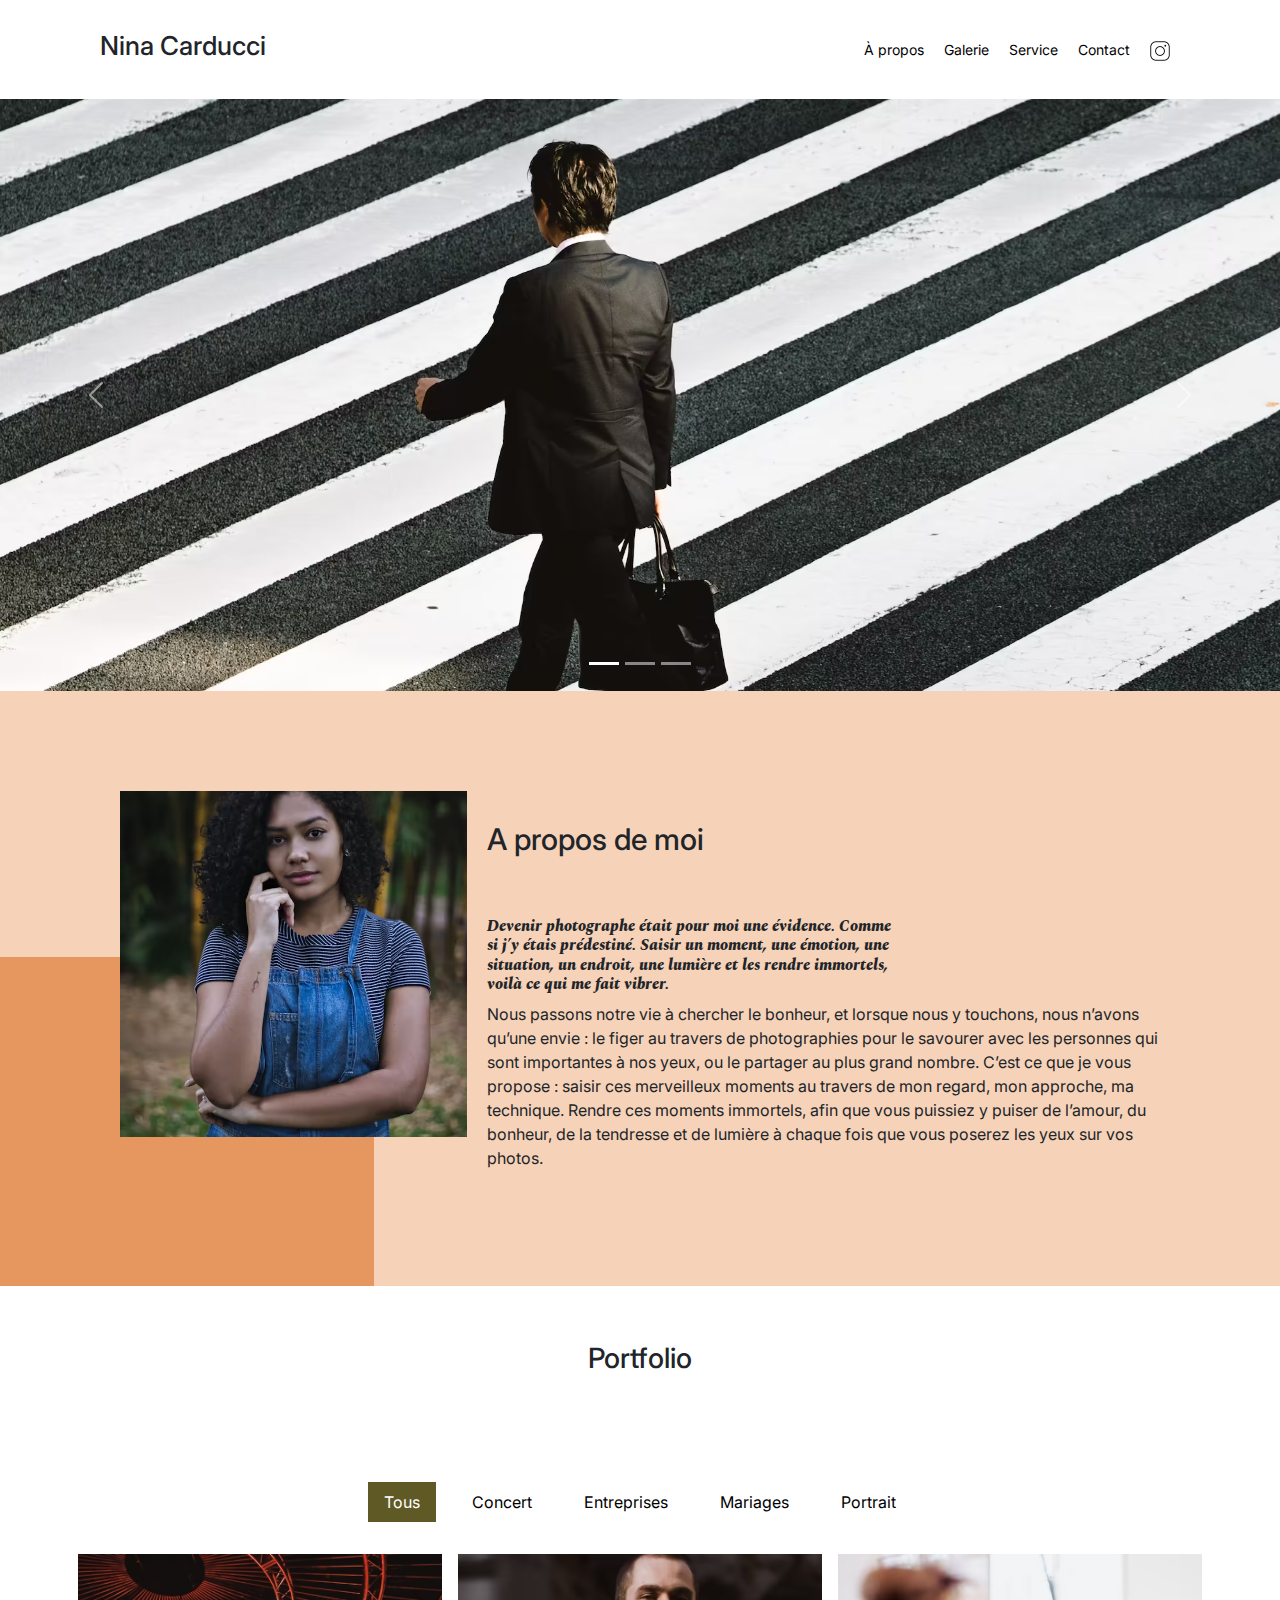
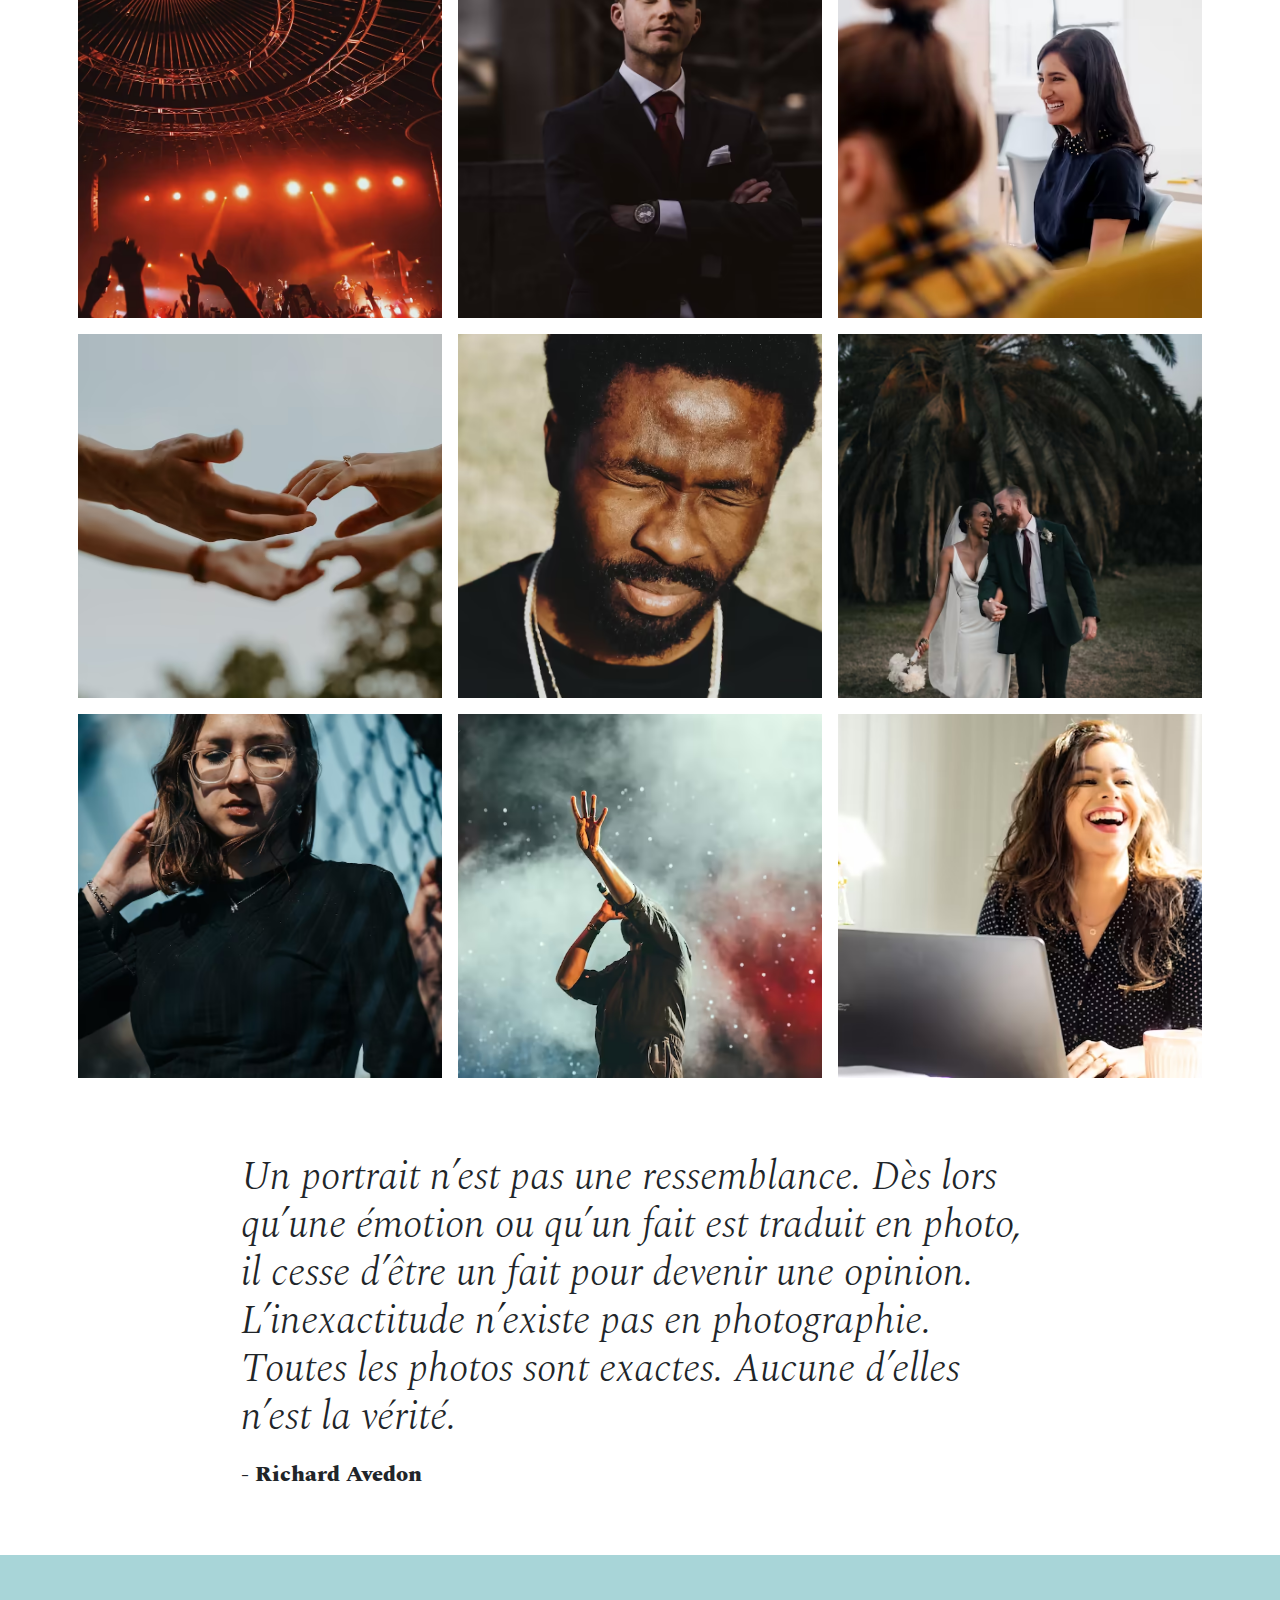
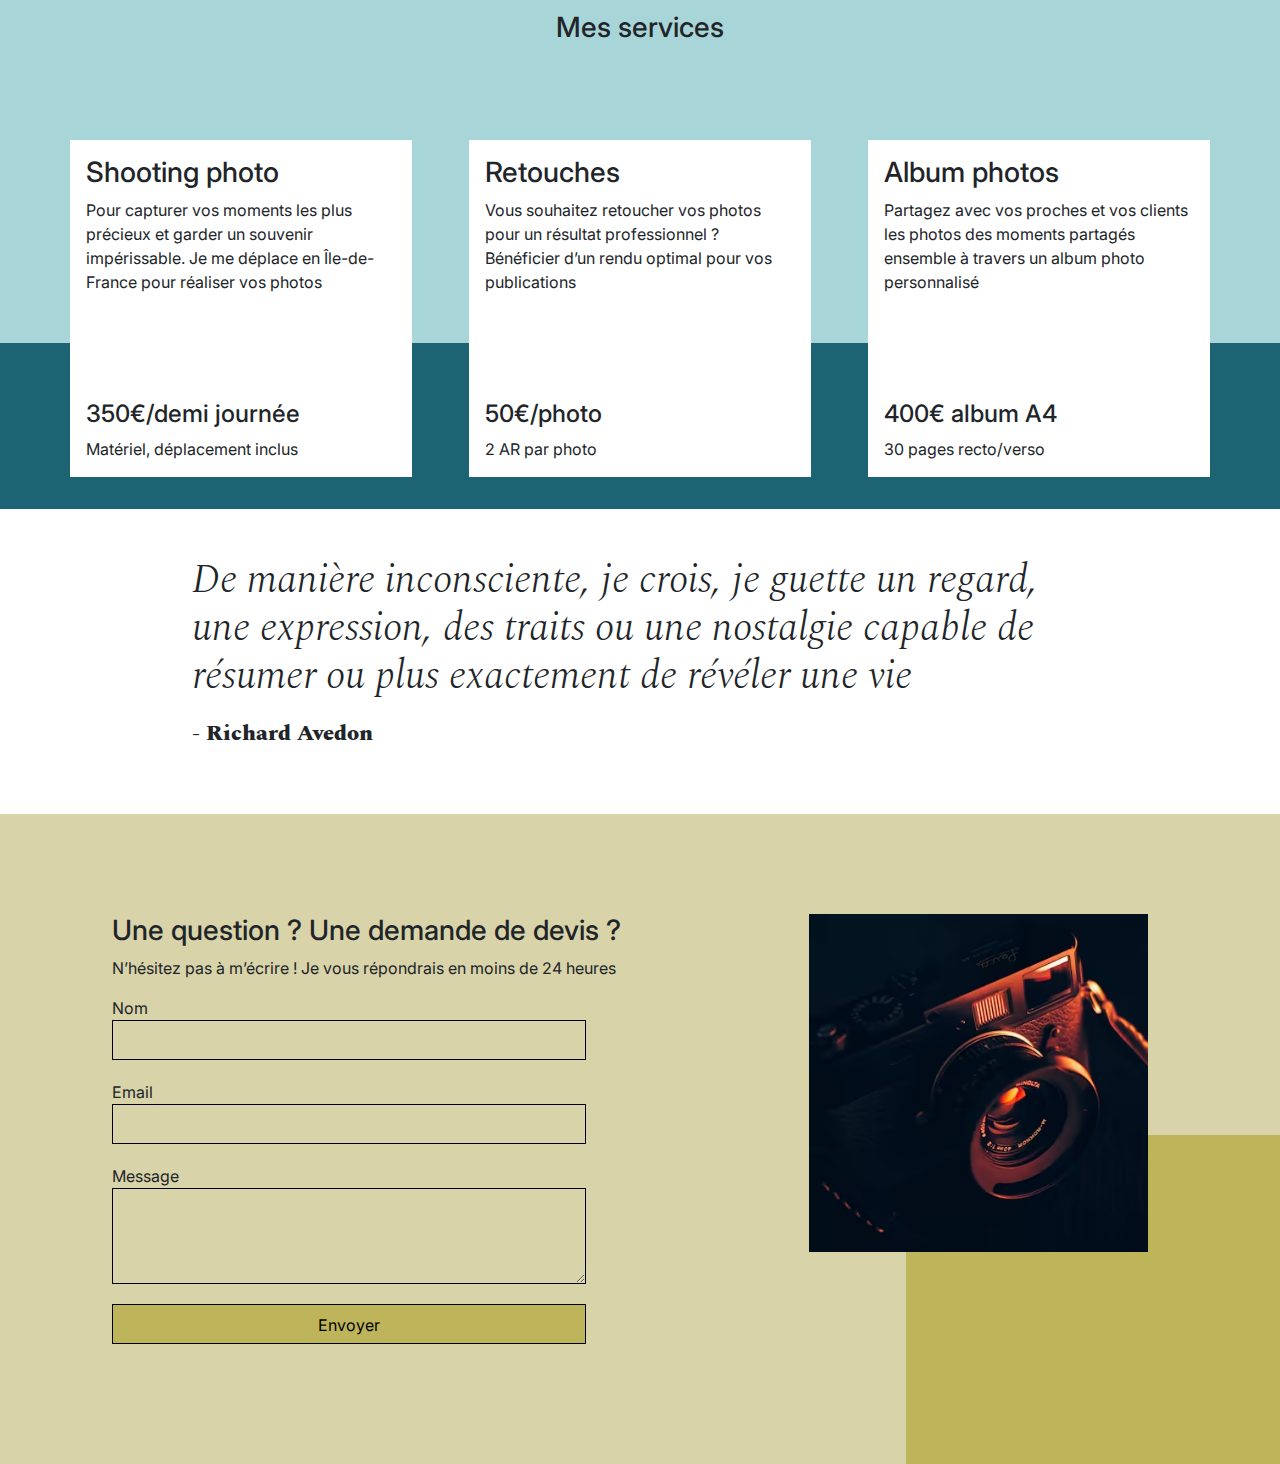
<file: index.html>
<!DOCTYPE html>
<html lang="fr">
<head>
	<meta charset="UTF-8">
	<title>Photographe pro - Shooting, retouches & albums personnalisés</title>
	<meta name="viewport" content="width=device-width, initial-scale=1.0">
	<meta name="language" content="fr-FR">
	<meta name="description" content="Photographe professionnelle proposant des shootings, des retouches et l'impression d'albums photo. Basée à Bordeaux et en Île-de-France.">
	
	<!-- Twitter card -->
	<meta name="twitter:card" content="summary_large_image" >
	<meta name="twitter:title" content="Nina Carducci - Photographe Professionnelle" >
	<meta name="twitter:description" content="Photographe professionnelle proposant des shootings photo, des retouches et l'impression d'albums photos. Travail à Bordeaux et en Île-de-France." >
	<meta name="twitter:image" content="https://simongallien.github.io/OC_Projet_4/assets/images/nina_twitter_card.jpg" >
	<meta name="twitter:url" content="https://simongallien.github.io/OC_Projet_4/" >
	<!-- End of twitter card -->

	<!-- Open Graph -->
	<meta property="og:site_name" content="Nina Carducci - Photographe Professionnelle" >
	<meta property="og:type" content="website" >
	<meta property="og:url" content="https://simongallien.github.io/OC_Projet_4/" >
	<meta property="og:title" content="Nina Carducci - Photographe Professionnelle" >
	<meta property="og:description" content="Photographe professionnelle proposant des shootings photo, des retouches et l'impression d'albums photos. Basée à Bordeaux." >
	<meta property="og:image" content="https://simongallien.github.io/OC_Projet_4/assets/images/nina_twitter_card.jpg" >
	<!-- End of Open Graph -->

	<script type="application/ld+json">
		{
			"@context": "https://schema.org",
			"@type": "LocalBusiness",
			"address": {
				"@type": "PostalAddress",
				"addressLocality": "Bordeaux",
				"addressRegion": "Occitanie",
				"postalCode": "33200",
				"streetAddress": "68 Avenue Alsace Lorraine"
			  },
			"name": "Nina Carducci",
			"description": "Photographe professionnelle proposant des shootings photo, des retouches et l'impression d'albums photos. Travail à Bordeaux et en Île-de-France.",
			"openingHours": "Mo,Tu,We,Th,Fr 10:00-19:00",
			"telephone": "+33556677889"
		}
	</script>

	<link rel="stylesheet" href="./assets/bootstrap/minify/bootstrap.min.css">
	<link rel="stylesheet" href="./assets/css/minify/style.min.css">
	<link rel="stylesheet" href="./assets/css/minify/modal.min.css">
	<link rel="preconnect" href="https://fonts.googleapis.com">
	<link rel="preconnect" href="https://fonts.gstatic.com" crossorigin>
	<link href="https://fonts.googleapis.com/css2?family=Inter&family=Spectral:ital,wght@0,400;1,300;1,400;1,800&display=swap" rel="stylesheet">
	
	<script src="./assets/bootstrap/minify/bootstrap.bundle.min.js"></script>
	<script type="module" src="./assets/script/index/minify/index.min.js" defer></script>
	<script type="module" src="./assets/script/modal/minify/modal.min.js" defer></script>
</head>
<body>
<header class="top-header">
	<h1 class="name">Nina Carducci</h1>
	<div class="nav">   
		<ul>
			<li><a href="#about">À propos</a></li>
			<li><a href="#gallery">Galerie</a></li>
			<li><a href="#services">Service</a></li>
			<li><a href="#contact">Contact</a></li>
			<li><a class="social-link" href="https://www.instagram.com/ninacarducci.photo/?hl=fr" target="_blank"><img src="assets/images/icons/instagram.png" alt="Lien vers le compte instagram de Nina Carducci"></a></li>
		</ul>
	</div>
</header>
<div id="header">

	<div id="carouselExampleIndicators" class="carousel slide" data-bs-ride="carousel">
		<div class="carousel-indicators">
			<button type="button" data-bs-target="#carouselExampleIndicators" data-bs-slide-to="0" class="active" aria-current="true" aria-label="Slide 1"></button>
			<button type="button" data-bs-target="#carouselExampleIndicators" data-bs-slide-to="1" aria-label="Slide 2"></button>
			<button type="button" data-bs-target="#carouselExampleIndicators" data-bs-slide-to="2" aria-label="Slide 3"></button>
		</div>
		<div class="carousel-inner">
			<div class="carousel-item active">
				<img src="./assets/images/slider/ryoji-iwata-wUZjnOv7t0g-unsplash.avif" class="d-block w-100" alt="Un homme d'affaire sur un passage piéton">
			</div>
			<div class="carousel-item">
				<img src="./assets/images/slider/nicholas-green-nPz8akkUmDI-unsplash.avif" class="d-block w-100" alt="Nicholas Green lors d'un évènement">
			</div>
			<div class="carousel-item">
				<img src="./assets/images/slider/edward-cisneros-3_h6-1NPDGw-unsplash.avif" class="d-block w-100" alt="Couple s'embrassant à leur mariage">
			</div>
		</div>
		<button class="carousel-control-prev" type="button" data-bs-target="#carouselExampleIndicators" data-bs-slide="prev" aria-label="Image précédente">
			<span class="carousel-control-prev-icon" aria-hidden="true"></span>
			<span class="visually-hidden">Previous</span>
		</button>
		<button class="carousel-control-next" type="button" data-bs-target="#carouselExampleIndicators" data-bs-slide="next" aria-label="Image suivante">
			<span class="carousel-control-next-icon" aria-hidden="true"></span>
			<span class="visually-hidden">Next</span>
		</button>
	</div>
</div>
<section id="about">
	<div class="picture left">
		<img src="./assets/images/nina.avif" alt="Portrait de Nina Carducci, photographe professionnelle">
	</div>
	<article id="about-me">
		<h2 class="about-me__title">A propos de moi</h2>
		<p class="about-me__introduction">Devenir photographe était pour moi une évidence. Comme si j’y étais prédestiné. Saisir un moment, une émotion, une situation, un endroit, une lumière et les rendre immortels, voilà ce qui me fait vibrer.</p>
		<p>Nous passons notre vie à chercher le bonheur, et lorsque nous y touchons, nous n’avons qu’une envie : le figer au travers de photographies pour le savourer avec les personnes qui sont importantes à nos yeux, ou le partager au plus grand nombre.
			C’est ce que je vous propose : saisir ces merveilleux moments au travers de mon regard, mon approche, ma technique. Rendre ces moments immortels, afin que vous puissiez y puiser de l’amour, du bonheur, de la tendresse et de lumière à chaque fois que vous poserez les yeux sur vos photos.</p>
	</article>
</section>
<section id="gallery">
	<h2 class="title">Portfolio</h2>
	<div class="gallery-filters">
		<button id="0" class="gallery-button-filters active-filters">Tous</button>
		<button id="1" class="gallery-button-filters">Concert</button>
		<button id="2" class="gallery-button-filters">Entreprises</button>
		<button id="3" class="gallery-button-filters">Mariages</button>
		<button id="4" class="gallery-button-filters">Portrait</button>
	</div>
	<div class="gallery-grid">
		<a href="#modal1" class="js-modal">
			<img class="Concert" categoryId="1" src="./assets/images/gallery/concerts/aaron-paul-wnX-fXzB6Cw-unsplash.avif" alt="Photo d'ambiance lors d'un concert" aria-hidden="false">
		</a>
		<a href="#modal1" class="js-modal">
			<img class="Entreprises" categoryId="2" src="./assets/images/gallery/entreprise/ali-morshedlou-WMD64tMfc4k-unsplash.avif" alt="Portrait d'un homme d'affaire" aria-hidden="false">
		</a>
		<a href="#modal1" class="js-modal">	
			<img class="Entreprises" categoryId="2" src="./assets/images/gallery/entreprise/jason-goodman-tHO1_OuKbg0-unsplash.avif" alt="Jeune femme souriante au travail" aria-hidden="false">
		</a>
		<a href="#modal1" class="js-modal">
			<img class="Mariages" categoryId="3" src="./assets/images/gallery/mariage/hannah-busing-RvF2R_qMpRk-unsplash.avif" alt="Gros plan des mains d'un homme et d'une femme" aria-hidden="false">
		</a>
		<a href="#modal1" class="js-modal">
			<img class="Portrait" categoryId="4" src="./assets/images/gallery/portraits/ade-tunji-rVkhWWZFAtQ-unsplash.avif" alt="Photo du visage d'un homme fermant les yeux" aria-hidden="false">
		</a>
		<a href="#modal1" class="js-modal">
			<img class="Mariages" categoryId="3" src="./assets/images/gallery/mariage/jakob-owens-SiniLJkXhMc-unsplash.avif" alt="Photo de mariage" aria-hidden="false">
		</a>
		<a href="#modal1" class="js-modal">
			<img class="Portrait" categoryId="4" src="./assets/images/gallery/portraits/nino-van-prattenburg--443cl1uR_8-unsplash.avif" alt="Portrait d’une jeune femme" aria-hidden="false">
		</a>
		<a href="#modal1" class="js-modal">	
			<img class="Concert" categoryId="1" src="./assets/images/gallery/concerts/austin-neill-hgO1wFPXl3I-unsplash.avif" alt="Photo d'un chanteur lors de son concert" aria-hidden="false">
		</a>
		<a href="#modal1" class="js-modal">
			<img class="Entreprises" categoryId="2" src="./assets/images/gallery/entreprise/mateus-campos-felipe-Fsgzm8N0hIY-unsplash.avif" alt="Jeune femme s'amusant au travail" aria-hidden="false">
		</a>
	</div>
	<div class="quote">
		<figure>
			<blockquote>
				<p class="quote__text">Un portrait n’est pas une ressemblance. Dès lors qu’une émotion ou qu’un fait est traduit en photo, il cesse d’être un fait pour devenir une opinion. L’inexactitude n’existe pas en photographie. Toutes les photos sont exactes. Aucune d’elles n’est la vérité.</p>
			</blockquote>
			<figcaption class="quote__author">- Richard Avedon</figcaption>
		</figure>
	</div>
</section>
<aside id="modal1" class="modal" aria-hidden="true" role="dialog" style="display:none;">
	<div class="icone-prev js-modal-stop">
		<i class="prev-image"></i>
		 <!-- <p><</p> -->
	</div>
	<div class="modal-wrapper js-modal-stop">
		<div class="js-image">
			<!-- image chargé dynamiquement -->
		</div>
	</div>
	<div class="icone-next js-modal-stop">
		<i class="next-image"></i>
	</div>
</aside>
<section id="services">
	<h2 class="title">Mes services</h2>
	<div class="container">
		<article class="service">
			<div class="service__description">
				<h3>Shooting photo</h3>
				<p>Pour capturer vos moments les plus précieux et garder un souvenir impérissable. Je me déplace en Île-de-France pour réaliser vos photos</p>
			</div>
			<div class="service__price">
				<span class="price">350€/demi journée</span>
				<span>Matériel, déplacement inclus</span>
			</div>

		</article>
		<article class="service">
			<div class="service__description">
				<h3>Retouches</h3>
				<p>Vous souhaitez retoucher vos photos pour un résultat professionnel ? Bénéficier d’un rendu optimal pour vos publications</p>
			</div>
			<div class="service__price">
				<span class="price">50€/photo</span>
				<span>2 AR par photo</span>
			</div>
		</article>
		<article class="service">
			<div class="service__description">
				<h3>Album photos</h3>
				<p>Partagez avec vos proches et vos clients les photos des moments partagés ensemble à travers un album photo personnalisé</p>
			</div>
			<div class="service__price">
				<span class="price">400€ album A4</span>
				<span>30 pages recto/verso</span>
			</div>
		</article>
	</div>
</section>
<div class="quote">
	<figure>
		<blockquote>
			<p class="quote__text">De manière inconsciente, je crois, je guette un regard, une expression, des traits ou une nostalgie capable de résumer ou plus exactement de révéler une vie</p>
		</blockquote>
		<figcaption class="quote__author">- Richard Avedon</figcaption>
	</figure>
</div>
<footer id="contact">
	<div class="container">
		<div class="form-container">
			<h2>Une question ? Une demande de devis ?</h2>
			<p> N’hésitez pas à m’écrire ! Je vous répondrais en moins de 24 heures</p>
			<form action="#" method="get">
				<label for="nom">Nom</label>
				<input type="text" name="nom" id="nom">
				<label for="email">Email</label>
				<input type="email" name="email" id="email">
				<label for="message">Message</label>
				<textarea name="message" id="message" cols="30" rows="10"></textarea>
				<input type="submit" value="Envoyer">
			</form>
		</div>
		<div class="picture right">
			<img src="./assets/images/camera.avif" alt="Appareil photo en gros plan">
		</div>
	</div>
</footer>
</body>
</html>
</file>
<file: assets/css/minify/style.min.css>
body{max-width:1920px;margin:auto}*{font-family:'Inter';font-style:normal}.top-header{background-color:#fff;position:sticky;top:0;z-index:1000;display:flex;justify-content:space-between;padding-inline:100px;padding-block:30px;align-items:center}.top-header .name{font-size:26px}.nav ul{display:flex;list-style-type:none;font-size:14px;margin-bottom:0}.nav li{padding-inline:10px}.nav a{text-decoration:none;color:#000}.social-link img{width:20px}#about{display:flex;background-color:#F6D2B8;padding-inline:100px;padding-block:100px;position:relative}.picture.left::before{content:' ';background-color:#E5975F;width:374px;height:329px;position:absolute;bottom:0;left:0;z-index:-1}.picture{flex:1;margin:0 20px;z-index:0}.picture img{width:100%}#about-me{flex:2}.about-me__title{margin-top:1em;margin-bottom:60px;font-size:30px}.about-me__introduction{font-family:'Spectral';font-weight:800;font-style:italic;width:60%}#about-me .about-me__text{width:80%;font-size:14px}.title{text-align:center;padding-block:2em}.gallery-filters{display:flex;flex-wrap:wrap;width:100%;justify-content:center;margin:50px 0 24px 0}.gallery-button-filters{padding:8px 16px;margin:0 10px;border:none;background-color:#fff}.active-filters{color:#fff;background-color:#5F5926}#gallery{max-width:1320px;margin:auto}.gallery-grid{display:grid;grid-template-columns:1fr 1fr 1fr;grid-column-gap:0;grid-row-gap:0;padding-bottom:20px}.gallery-grid img{object-fit:cover;width:100%;aspect-ratio:1 / 1;object-fit:cover;height:auto;padding:8px}.quote{font-family:'Spectral';font-style:italic;width:70%;margin:auto;padding-block:3em}.quote__text{font-family:'Spectral';font-style:italic;font-weight:300}.quote__author{font-family:'Spectral';font-weight:800;font-size:22px}#services{margin:auto;background-color:#A8D5D8;position:relative}#services .container::before{content:' ';background-color:#1C6474;position:absolute;width:100%;height:30%;bottom:0;left:0;z-index:0}#services .container{justify-content:space-between;display:flex;padding:2em 0}.service{background-color:#fff;max-width:390px;width:30%;height:337px;padding:1em;display:flex;flex-direction:column;justify-content:space-between;z-index:1}.service__price{display:flex;flex-direction:column}#contact{margin:auto;background-color:#D8D3A8;position:relative;padding-inline:100px;padding-block:100px}#contact .container{display:flex}.picture.right::before{content:' ';background-color:#BEB45A;width:374px;height:329px;position:absolute;bottom:0;right:0;z-index:-1}.form-container{flex:2}form{display:flex;flex-direction:column;width:70%;align-items:flex-start}form input{width:100%;background-color:transparent;border:solid 1px;height:2.5em;margin-bottom:20px}form textarea{width:100%;background-color:transparent;border:solid 1px;height:5em;line-height:2.5em;font-size:1.2em;margin-bottom:20px}input[type="submit"]{background-color:#BEB45A;padding:.5em 1em}@media (max-width:1400px){#gallery{max-width:1140px}}@media (max-width:1200px){#gallery{max-width:960px}}@media all and (max-width:1180px){.picture{flex:2}#about,#contact .container{align-items:center}.about-me__title{margin-top:0;margin-bottom:1em}#about-me p{width:100%}}@media all and (max-width:1000px){#about{flex-direction:column}.picture{width:50%}.picture.left::before{width:100%;height:30%;position:absolute;bottom:auto;top:0;left:0;z-index:-1}.about-me__title{text-align:center;margin-top:1em}#services .container{flex-direction:column}.service{width:100%;max-width:100%;height:auto;margin:2em 0}.service__description{margin-bottom:1em}#services .container::before{width:30%;height:100%;bottom:0;right:0;left:auto;z-index:0}#contact .container{flex-direction:column}#contact .picture.right{margin-top:1em}.picture.right::before{width:100%;height:30%;position:absolute;bottom:0;right:0;z-index:-1}}@media (max-width:992px){#gallery{max-width:720px}}@media (max-width:768px){.gallery-grid{grid-template-columns:1fr 1fr}#gallery{max-width:540px}}@media all and (max-width:650px){.top-header{flex-direction:column;padding-inline:0}.top-header .nav,.top-header .nav ul{width:100%;padding:0 0 0 0}.top-header .nav li{flex:1;padding-block:1em;text-align:center}.picture.left::before,.picture.right::before{height:150px}#services .container{align-items:center}.service{max-width:90%}#about,#contact{padding-inline:2em;padding-block:2em}form{width:100%}.picture{width:80%}}@media (max-width:576px){.gallery-grid{width:100%;grid-template-columns:1fr}}
</file>
<file: assets/css/minify/modal.min.css>
.no-scroll{overflow:hidden}.modal{position:fixed;display:flex;align-items:center;justify-content:center;top:0;left:0;width:100%;height:100%;background:rgba(0,0,0,.5);animation:fadeIn .3s both}.modal-wrapper{overflow:auto;box-sizing:border-box;max-width:calc(100vw - 20px);max-height:calc(100vh - 20px);padding:20px;background-color:#fff;animation:slideFromTop .5s both}.modal[aria-hidden='true']{animation:fadeOut .3s both}.modal[aria-hidden='true'] .modal-wrapper,.modal[aria-hidden='true'] .icone-prev,.modal[aria-hidden='true'] .icone-next{animation:slideToBottom .5s both}.modal-wrapper img{object-fit:cover;max-width:calc(100vw - 100px);max-height:calc(100vh - 100px);width:auto;height:auto}.icone-prev,.icone-next{display:flex;align-items:center;justify-content:center;background-color:#fff;width:30px;height:30px;position:relative;z-index:1;animation:slideFromTop .5s both}.prev-image,.next-image{margin:0;width:15px;height:17px;display:inline-block;background-size:contain;background-repeat:no-repeat}.prev-image{background-image:url(../../images/icons/chevron-left-solid.svg)}.next-image{background-image:url(../../images/icons/chevron-right-solid.svg)}.icone-next{right:18px}.icone-prev{left:18px}@keyframes fadeIn{from{opacity:0}to{opacity:1}}@keyframes slideFromTop{from{transform:translateY(-50px)}to{transform:translateY(0)}}@keyframes fadeOut{from{opacity:1}to{opacity:0}}@keyframes slideToBottom{from{transform:translateY(0)}to{transform:translateY(50px)}}
</file>
